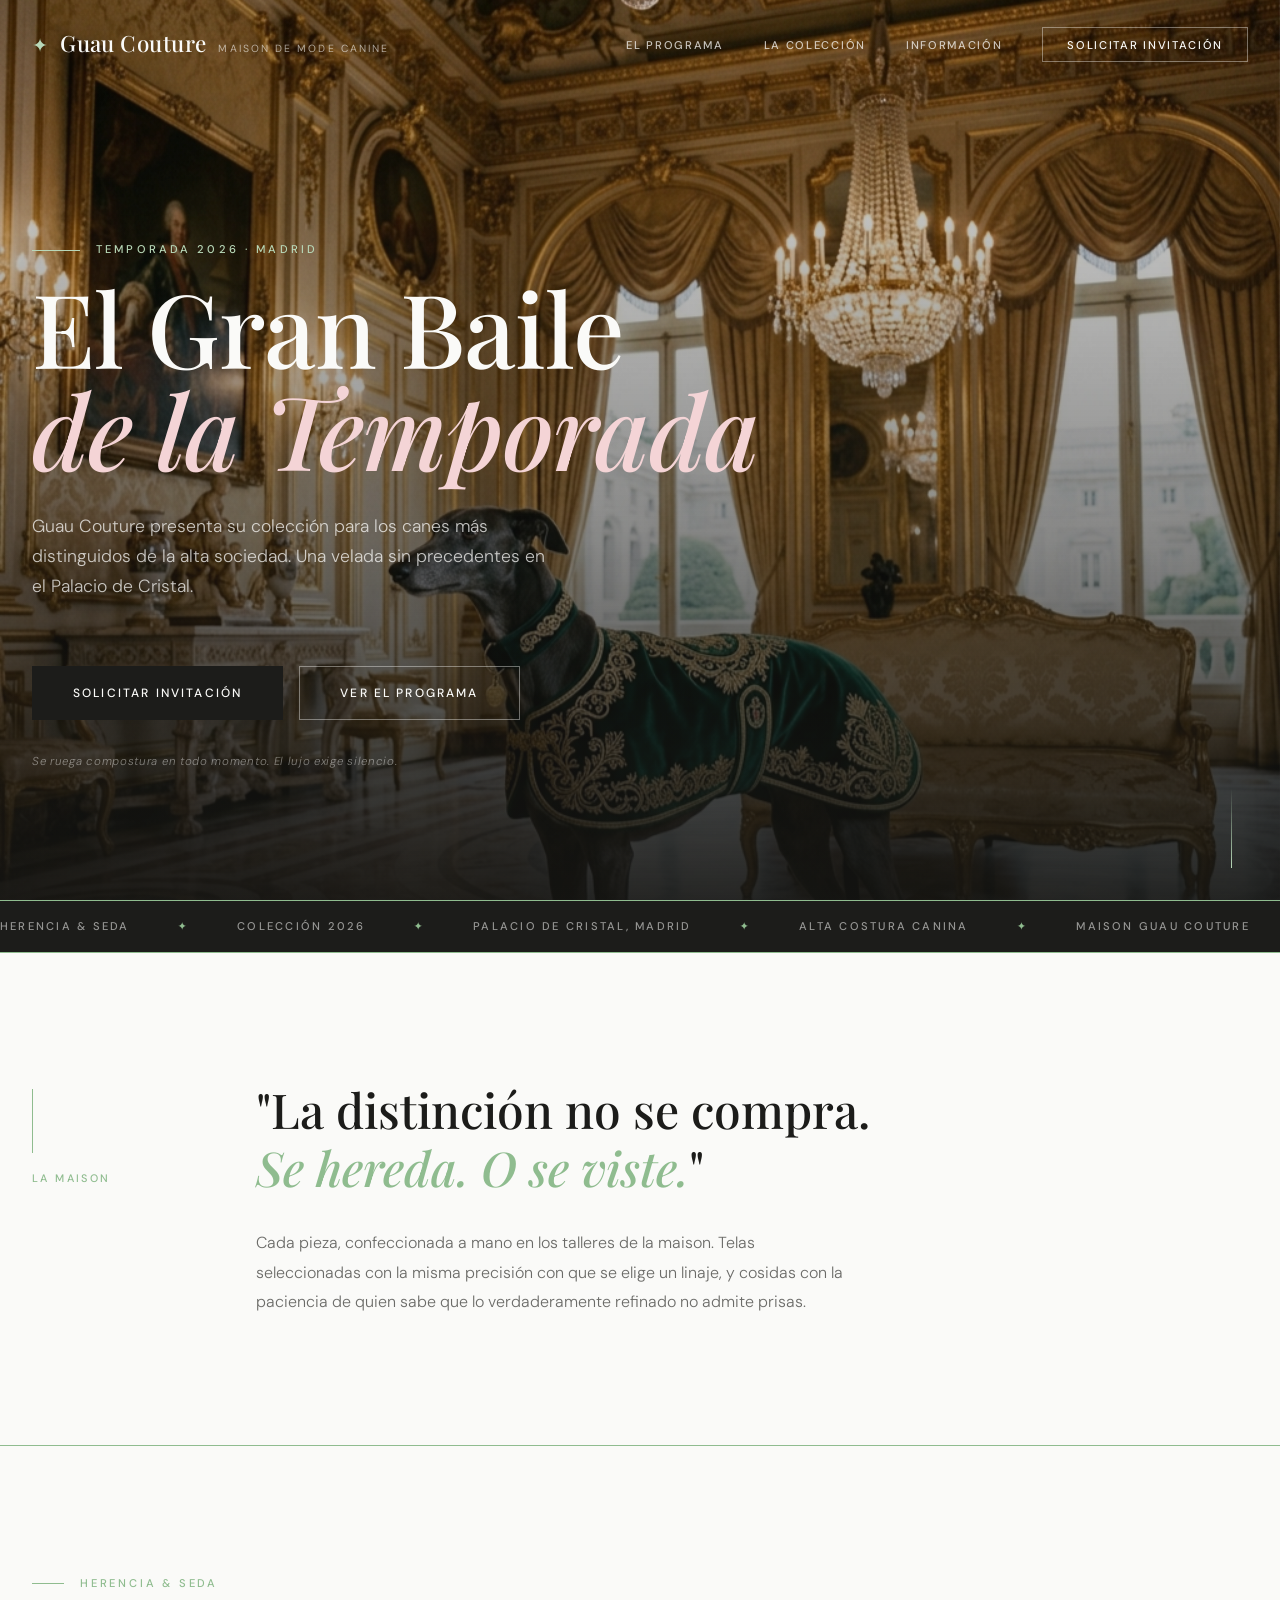
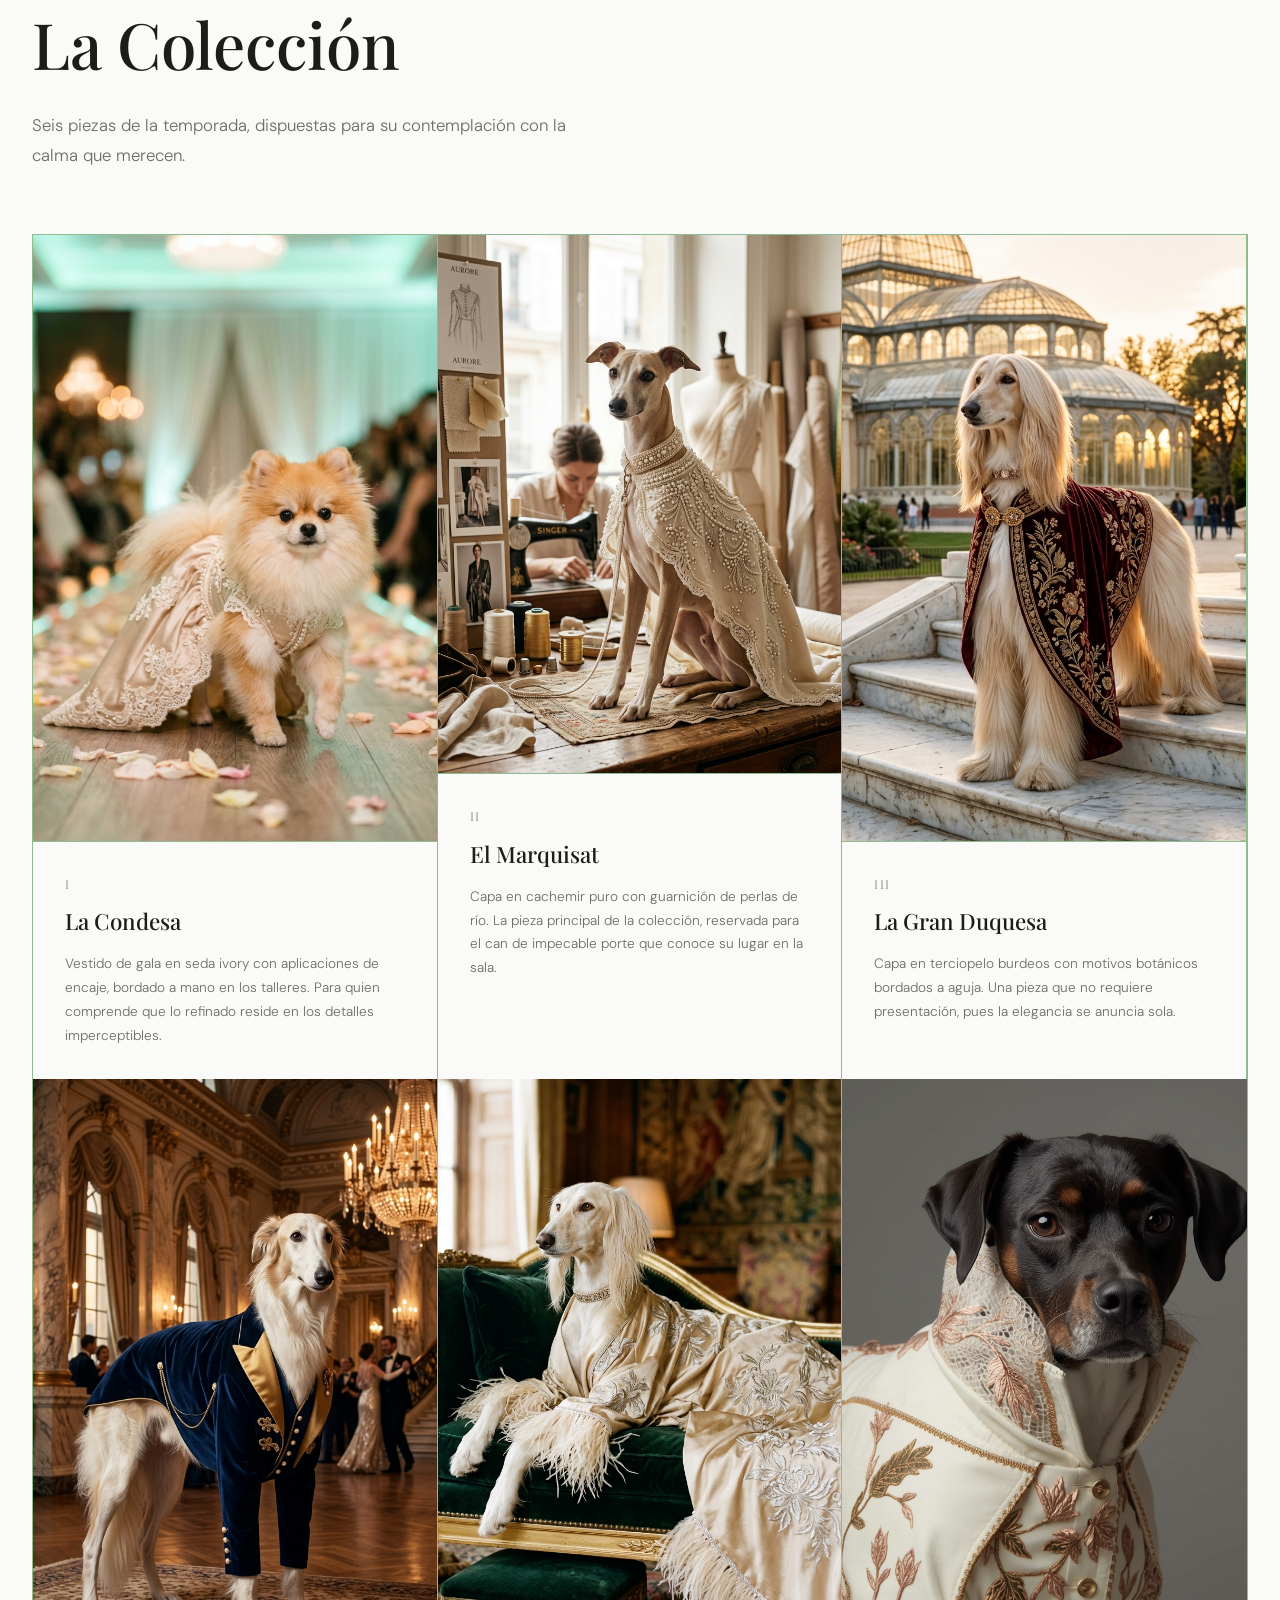
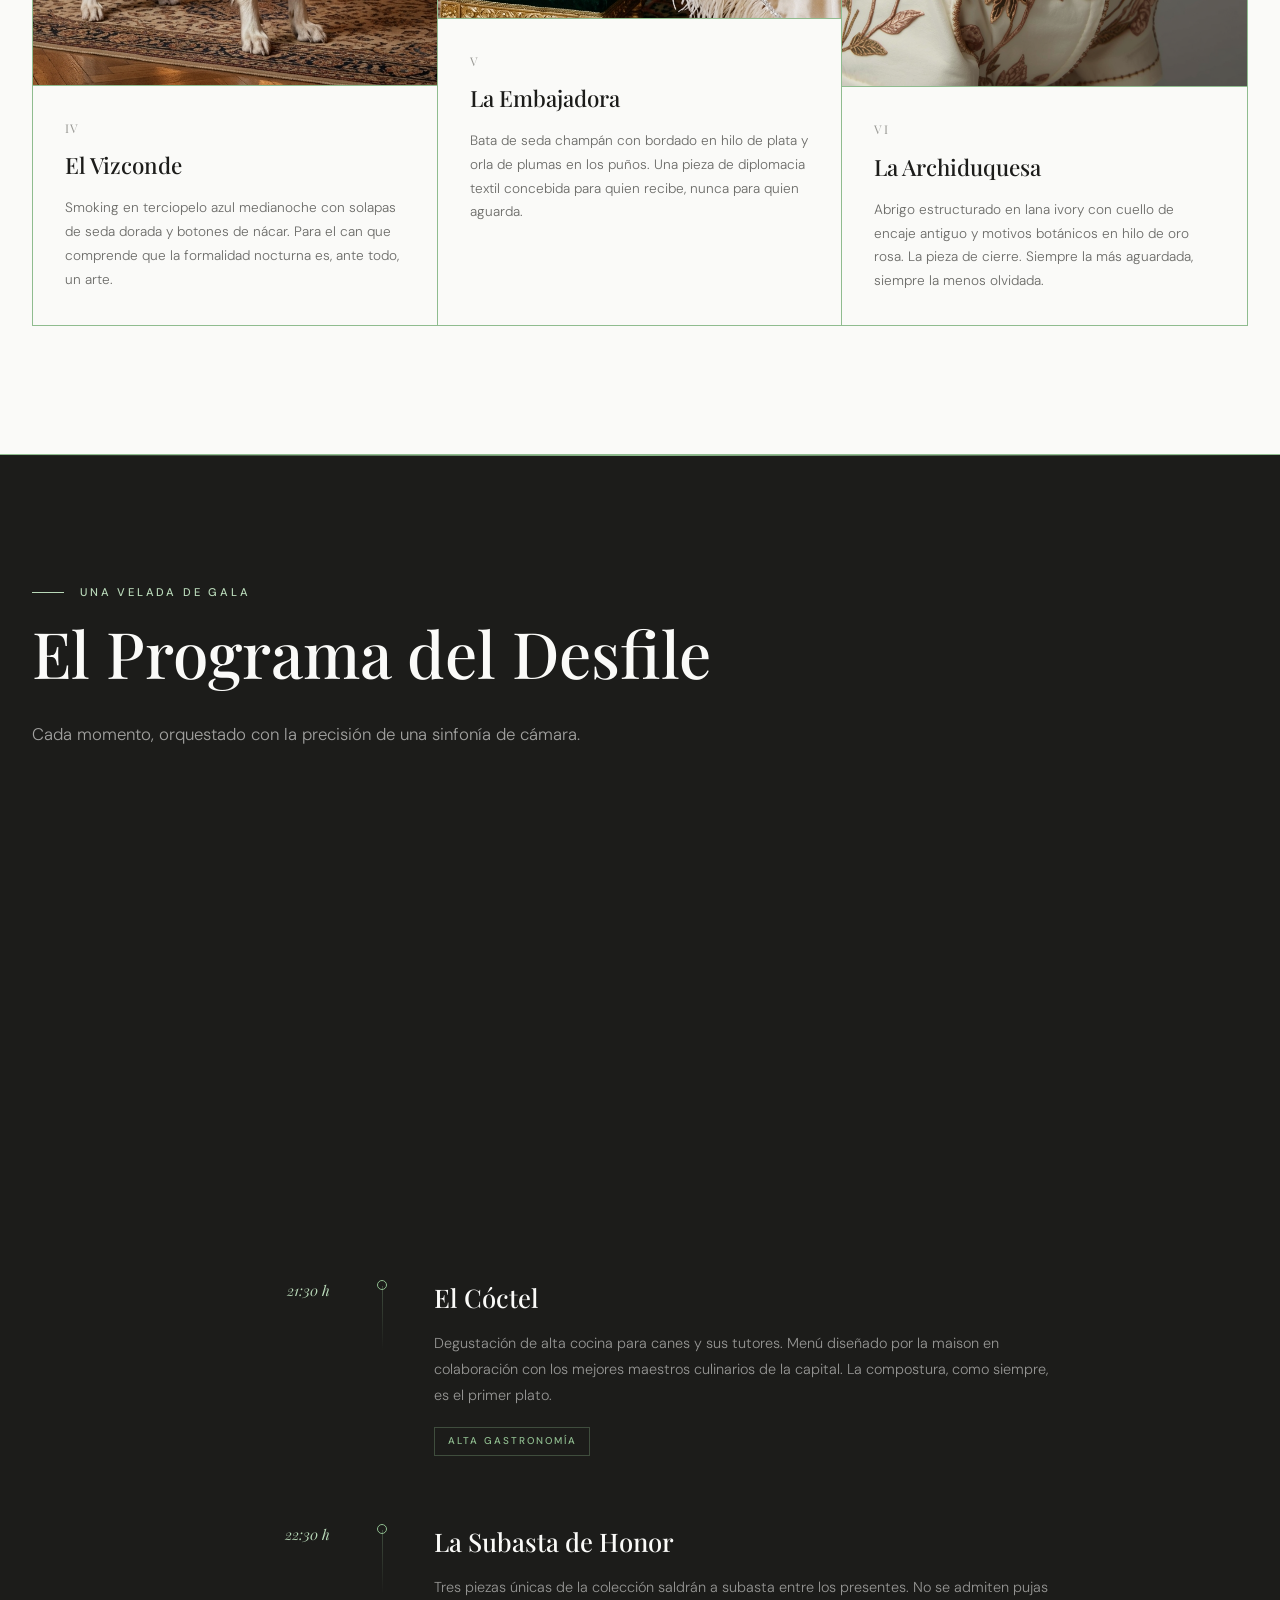
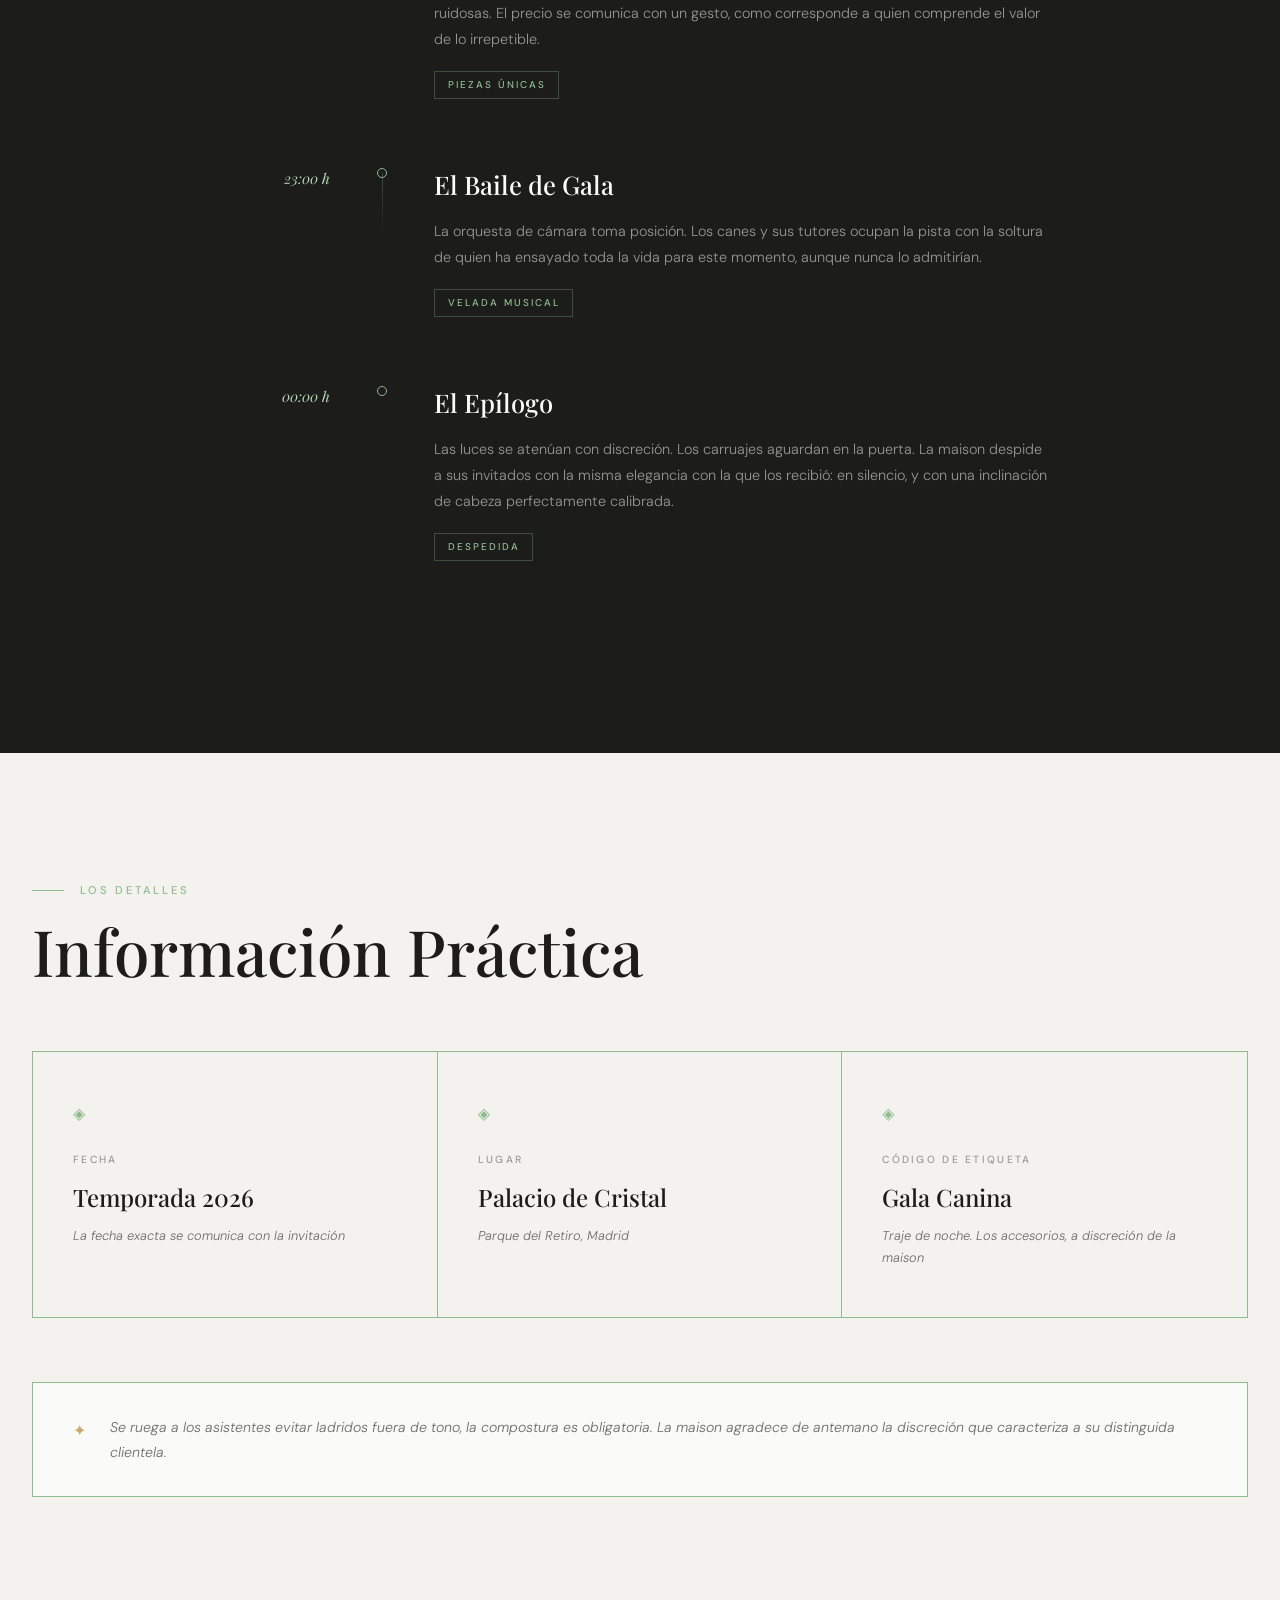
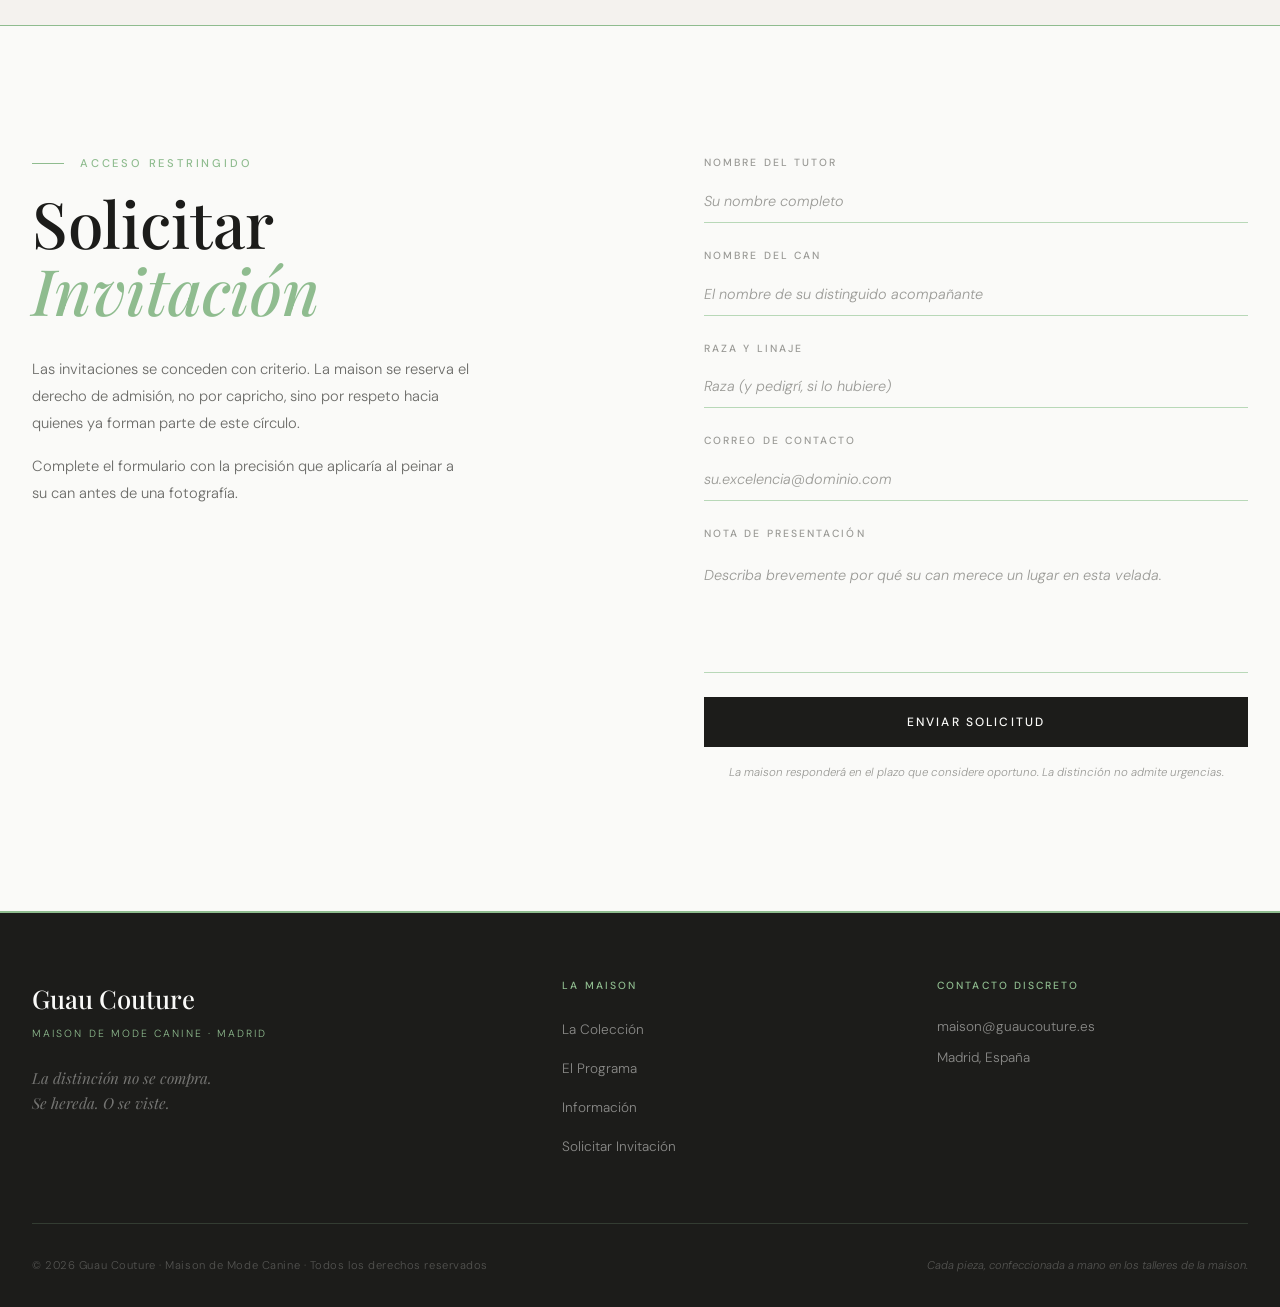
<file: index.html>
<!DOCTYPE html>
<html lang="es">

<head>
  <meta charset="UTF-8" />
  <meta name="viewport" content="width=device-width, initial-scale=1.0" />
  <title>Guau Couture — Maison de Mode Canine, Madrid</title>
  <meta name="description"
    content="Alta costura para la aristocracia canina. Guau Couture presenta su colección de temporada 2026 en el Palacio de Cristal de Madrid. Piezas confeccionadas a mano para canes de impecable porte." />
  <link rel="preconnect" href="https://fonts.googleapis.com" />
  <link rel="preconnect" href="https://fonts.gstatic.com" crossorigin />
  <link
    href="https://fonts.googleapis.com/css2?family=Playfair+Display:ital,wght@0,400;0,500;0,600;0,700;1,400;1,500&family=DM+Sans:ital,opsz,wght@0,9..40,300;0,9..40,400;0,9..40,500;1,9..40,300&display=swap"
    rel="stylesheet" />
  <link rel="stylesheet" href="style.css" />
</head>

<body>

  <!-- ═══════════════════════ HEADER / NAV ═══════════════════════ -->
  <header class="site-header" id="site-header">
    <nav class="nav-container" aria-label="Navegación principal">
      <div class="nav-logo">
        <span class="logo-mark">✦</span>
        <span class="logo-text">Guau Couture</span>
        <span class="logo-sub">Maison de Mode Canine</span>
      </div>
      <ul class="nav-links" role="list">
        <li><a href="#programa" class="nav-link">El Programa</a></li>
        <li><a href="#coleccion" class="nav-link">La Colección</a></li>
        <li><a href="#informacion" class="nav-link">Información</a></li>
        <li><a href="#invitacion" class="nav-cta" id="nav-cta-btn">Solicitar Invitación</a></li>
      </ul>
    </nav>
  </header>

  <main>

    <!-- ═══════════════════════ HERO ═══════════════════════ -->
    <section class="hero" id="hero" aria-label="Sección principal">
      <div class="hero-media">
        <img src="img/hero_canine.png"
          alt="Can de impecable porte en salón palaciego madrileño, vistiendo terciopelo esmeralda de la maison"
          class="hero-image" id="hero-image" />
        <div class="hero-overlay" aria-hidden="true"></div>
      </div>

      <div class="hero-content">
        <p class="hero-eyebrow">Temporada 2026 · Madrid</p>
        <h1 class="hero-headline">El Gran Baile<br /><em>de la Temporada</em></h1>
        <p class="hero-subheadline">
          Guau Couture presenta su colección para los canes más distinguidos
          de la alta sociedad. Una velada sin precedentes en el Palacio de Cristal.
        </p>
        <div class="hero-actions">
          <a href="#invitacion" class="btn btn-primary" id="hero-cta-btn">Solicitar Invitación</a>
          <a href="#programa" class="btn btn-ghost" id="hero-program-btn">Ver el Programa</a>
        </div>
        <p class="hero-note">Se ruega compostura en todo momento. El lujo exige silencio.</p>
      </div>

      <div class="hero-scroll-indicator" aria-hidden="true">
        <span class="scroll-line"></span>
      </div>
    </section>

    <!-- ═══════════════════════ MARQUEE ═══════════════════════ -->
    <div class="marquee-bar" aria-label="Banda tipográfica decorativa" aria-hidden="true">
      <div class="marquee-track">
        <span>Herencia &amp; Seda</span>
        <span class="marquee-sep">✦</span>
        <span>Colección 2026</span>
        <span class="marquee-sep">✦</span>
        <span>Palacio de Cristal, Madrid</span>
        <span class="marquee-sep">✦</span>
        <span>Alta Costura Canina</span>
        <span class="marquee-sep">✦</span>
        <span>Maison Guau Couture</span>
        <span class="marquee-sep">✦</span>
        <span>Herencia &amp; Seda</span>
        <span class="marquee-sep">✦</span>
        <span>Colección 2026</span>
        <span class="marquee-sep">✦</span>
        <span>Palacio de Cristal, Madrid</span>
        <span class="marquee-sep">✦</span>
        <span>Alta Costura Canina</span>
        <span class="marquee-sep">✦</span>
        <span>Maison Guau Couture</span>
        <span class="marquee-sep">✦</span>
      </div>
    </div>

    <!-- ═══════════════════════ EDITORIAL STATEMENT ═══════════════════════ -->
    <section class="statement-section" aria-label="Declaración de la maison">
      <div class="container">
        <div class="statement-grid">
          <div class="statement-label">
            <span class="label-line" aria-hidden="true"></span>
            <span>La Maison</span>
          </div>
          <div class="statement-body">
            <blockquote class="statement-quote">
              "La distinción no se compra.<br />
              <em>Se hereda. O se viste.</em>"
            </blockquote>
            <p class="statement-text">
              Cada pieza, confeccionada a mano en los talleres de la maison.
              Telas seleccionadas con la misma precisión con que se elige
              un linaje, y cosidas con la paciencia de quien sabe que
              lo verdaderamente refinado no admite prisas.
            </p>
          </div>
        </div>
      </div>
    </section>

    <!-- ═══════════════════════ COLECCIÓN / RUNWAY ═══════════════════════ -->
    <section class="coleccion-section" id="coleccion" aria-label="Galería de la colección">
      <div class="container">
        <header class="section-header">
          <p class="section-eyebrow">Herencia &amp; Seda</p>
          <h2 class="section-title">La Colección</h2>
          <p class="section-subtitle">
            Seis piezas de la temporada, dispuestas para su contemplación con la
            calma que merecen.
          </p>
        </header>

        <div class="runway-grid">

          <article class="runway-card" id="runway-card-1">
            <div class="runway-card-media">
              <img src="img/runway_1.png" alt="Pomerania de refinado porte en pasarela, vistiendo seda de temporada"
                class="runway-card-image" loading="lazy" />
              <div class="runway-card-overlay" aria-hidden="true">
                <p class="runway-card-detail">Seda, encaje artesanal</p>
              </div>
            </div>
            <div class="runway-card-info">
              <span class="runway-card-num">I</span>
              <h3 class="runway-card-title">La Condesa</h3>
              <p class="runway-card-desc">
                Vestido de gala en seda ivory con aplicaciones de encaje,
                bordado a mano en los talleres. Para quien comprende
                que lo refinado reside en los detalles imperceptibles.
              </p>
            </div>
          </article>

          <article class="runway-card runway-card--featured" id="runway-card-2">
            <div class="runway-card-media">
              <img src="img/runway_2.png" alt="Whippet aristocrático en atelier de costura, cachemir y perlas"
                class="runway-card-image" loading="lazy" />
              <div class="runway-card-overlay" aria-hidden="true">
                <p class="runway-card-detail">Cachemir, perlas naturales</p>
              </div>
            </div>
            <div class="runway-card-info">
              <span class="runway-card-num">II</span>
              <h3 class="runway-card-title">El Marquisat</h3>
              <p class="runway-card-desc">
                Capa en cachemir puro con guarnición de perlas de río.
                La pieza principal de la colección, reservada para
                el can de impecable porte que conoce su lugar en la sala.
              </p>
            </div>
          </article>

          <article class="runway-card" id="runway-card-3">
            <div class="runway-card-media">
              <img src="img/runway_3.png" alt="Lebrel afgano en escalinata del Palacio de Cristal, capa burdeos"
                class="runway-card-image" loading="lazy" />
              <div class="runway-card-overlay" aria-hidden="true">
                <p class="runway-card-detail">Terciopelo, bordado botánico</p>
              </div>
            </div>
            <div class="runway-card-info">
              <span class="runway-card-num">III</span>
              <h3 class="runway-card-title">La Gran Duquesa</h3>
              <p class="runway-card-desc">
                Capa en terciopelo burdeos con motivos botánicos bordados
                a aguja. Una pieza que no requiere presentación,
                pues la elegancia se anuncia sola.
              </p>
            </div>
          </article>

          <article class="runway-card" id="runway-card-4">
            <div class="runway-card-media">
              <img src="img/runway_4.png"
                alt="Borzoi de impecable porte en smoking de terciopelo azul medianoche con solapas doradas"
                class="runway-card-image" loading="lazy" />
              <div class="runway-card-overlay" aria-hidden="true">
                <p class="runway-card-detail">Terciopelo, seda dorada</p>
              </div>
            </div>
            <div class="runway-card-info">
              <span class="runway-card-num">IV</span>
              <h3 class="runway-card-title">El Vizconde</h3>
              <p class="runway-card-desc">
                Smoking en terciopelo azul medianoche con solapas de seda
                dorada y botones de nácar. Para el can que comprende
                que la formalidad nocturna es, ante todo, un arte.
              </p>
            </div>
          </article>

          <article class="runway-card runway-card--featured" id="runway-card-5">
            <div class="runway-card-media">
              <img src="img/runway_5.png"
                alt="Saluki de refinado porte en bata de seda champán con bordado en hilo de plata"
                class="runway-card-image" loading="lazy" />
              <div class="runway-card-overlay" aria-hidden="true">
                <p class="runway-card-detail">Seda champán, hilo de plata</p>
              </div>
            </div>
            <div class="runway-card-info">
              <span class="runway-card-num">V</span>
              <h3 class="runway-card-title">La Embajadora</h3>
              <p class="runway-card-desc">
                Bata de seda champán con bordado en hilo de plata y orla
                de plumas en los puños. Una pieza de diplomacia textil
                concebida para quien recibe, nunca para quien aguarda.
              </p>
            </div>
          </article>

          <article class="runway-card" id="runway-card-6">
            <div class="runway-card-media">
              <img src="img/runway_6.png"
                alt="Can aristocrático vistiendo abrigo de lana ivory con motivos botánicos en hilo de oro rosa"
                class="runway-card-image" loading="lazy" />
              <div class="runway-card-overlay" aria-hidden="true">
                <p class="runway-card-detail">Lana ivory, oro rosa</p>
              </div>
            </div>
            <div class="runway-card-info">
              <span class="runway-card-num">VI</span>
              <h3 class="runway-card-title">La Archiduquesa</h3>
              <p class="runway-card-desc">
                Abrigo estructurado en lana ivory con cuello de encaje antiguo
                y motivos botánicos en hilo de oro rosa. La pieza de cierre.
                Siempre la más aguardada, siempre la menos olvidada.
              </p>
            </div>
          </article>

        </div>
      </div>
    </section>

    <!-- ═══════════════════════ PROGRAMA ═══════════════════════ -->
    <section class="programa-section" id="programa" aria-label="Programa del desfile de gala">
      <div class="container">
        <header class="section-header section-header--light">
          <p class="section-eyebrow section-eyebrow--light">Una Velada de Gala</p>
          <h2 class="section-title section-title--light">El Programa del Desfile</h2>
          <p class="section-subtitle section-subtitle--light">
            Cada momento, orquestado con la precisión de una sinfonía de cámara.
          </p>
        </header>

        <div class="programa-timeline">

          <div class="timeline-item" id="timeline-item-1">
            <div class="timeline-time">19:00 h</div>
            <div class="timeline-connector" aria-hidden="true">
              <div class="timeline-dot"></div>
              <div class="timeline-line"></div>
            </div>
            <div class="timeline-content">
              <h3 class="timeline-title">La Recepción</h3>
              <p class="timeline-desc">
                Entrada de carruajes y posado en alfombra menta.
                Los invitados serán recibidos con la discreta solemnidad
                que distingue a la maison de cualquier vulgar acontecimiento social.
              </p>
              <span class="timeline-tag">Alfombra Menta</span>
            </div>
          </div>

          <div class="timeline-item" id="timeline-item-2">
            <div class="timeline-time">20:00 h</div>
            <div class="timeline-connector" aria-hidden="true">
              <div class="timeline-dot"></div>
              <div class="timeline-line"></div>
            </div>
            <div class="timeline-content">
              <h3 class="timeline-title">El Desfile de Gala</h3>
              <p class="timeline-desc">
                Presentación de la colección <em>"Herencia y Seda"</em>.
                Quince piezas de impecable factura desfilarán ante una audiencia
                seleccionada con el mismo criterio que se aplica a los bordados:
                solo lo que merece estar, estará.
              </p>
              <span class="timeline-tag">Colección Principal</span>
            </div>
          </div>

          <div class="timeline-item" id="timeline-item-3">
            <div class="timeline-time">21:30 h</div>
            <div class="timeline-connector" aria-hidden="true">
              <div class="timeline-dot"></div>
              <div class="timeline-line"></div>
            </div>
            <div class="timeline-content">
              <h3 class="timeline-title">El Cóctel</h3>
              <p class="timeline-desc">
                Degustación de alta cocina para canes y sus tutores.
                Menú diseñado por la maison en colaboración con los mejores
                maestros culinarios de la capital. La compostura, como siempre,
                es el primer plato.
              </p>
              <span class="timeline-tag">Alta Gastronomía</span>
            </div>
          </div>

          <div class="timeline-item" id="timeline-item-4">
            <div class="timeline-time">22:30 h</div>
            <div class="timeline-connector" aria-hidden="true">
              <div class="timeline-dot"></div>
              <div class="timeline-line"></div>
            </div>
            <div class="timeline-content">
              <h3 class="timeline-title">La Subasta de Honor</h3>
              <p class="timeline-desc">
                Tres piezas únicas de la colección saldrán a subasta entre
                los presentes. No se admiten pujas ruidosas. El precio
                se comunica con un gesto, como corresponde a quien
                comprende el valor de lo irrepetible.
              </p>
              <span class="timeline-tag">Piezas Únicas</span>
            </div>
          </div>

          <div class="timeline-item" id="timeline-item-5">
            <div class="timeline-time">23:00 h</div>
            <div class="timeline-connector" aria-hidden="true">
              <div class="timeline-dot"></div>
              <div class="timeline-line"></div>
            </div>
            <div class="timeline-content">
              <h3 class="timeline-title">El Baile de Gala</h3>
              <p class="timeline-desc">
                La orquesta de cámara toma posición. Los canes y sus tutores
                ocupan la pista con la soltura de quien ha ensayado
                toda la vida para este momento, aunque nunca lo admitirían.
              </p>
              <span class="timeline-tag">Velada Musical</span>
            </div>
          </div>

          <div class="timeline-item" id="timeline-item-6">
            <div class="timeline-time">00:00 h</div>
            <div class="timeline-connector" aria-hidden="true">
              <div class="timeline-dot"></div>
            </div>
            <div class="timeline-content">
              <h3 class="timeline-title">El Epílogo</h3>
              <p class="timeline-desc">
                Las luces se atenúan con discreción. Los carruajes aguardan
                en la puerta. La maison despide a sus invitados con la misma
                elegancia con la que los recibió: en silencio,
                y con una inclinación de cabeza perfectamente calibrada.
              </p>
              <span class="timeline-tag">Despedida</span>
            </div>
          </div>

        </div>
      </div>
    </section>

    <!-- ═══════════════════════ INFORMACIÓN PRÁCTICA ═══════════════════════ -->
    <section class="info-section" id="informacion" aria-label="Información práctica del evento">
      <div class="container">
        <header class="section-header">
          <p class="section-eyebrow">Los Detalles</p>
          <h2 class="section-title">Información Práctica</h2>
        </header>

        <div class="info-grid">

          <div class="info-card" id="info-card-fecha">
            <div class="info-card-icon" aria-hidden="true">◈</div>
            <h3 class="info-card-label">Fecha</h3>
            <p class="info-card-value">Temporada 2026</p>
            <p class="info-card-note">La fecha exacta se comunica con la invitación</p>
          </div>

          <div class="info-card" id="info-card-lugar">
            <div class="info-card-icon" aria-hidden="true">◈</div>
            <h3 class="info-card-label">Lugar</h3>
            <p class="info-card-value">Palacio de Cristal</p>
            <p class="info-card-note">Parque del Retiro, Madrid</p>
          </div>

          <div class="info-card" id="info-card-codigo">
            <div class="info-card-icon" aria-hidden="true">◈</div>
            <h3 class="info-card-label">Código de Etiqueta</h3>
            <p class="info-card-value">Gala Canina</p>
            <p class="info-card-note">Traje de noche. Los accesorios, a discreción de la maison</p>
          </div>

        </div>

        <div class="etiquette-note" id="etiquette-note">
          <span class="etiquette-icon" aria-hidden="true">✦</span>
          <p class="etiquette-text">
            Se ruega a los asistentes evitar ladridos fuera de tono,
            la compostura es obligatoria. La maison agradece
            de antemano la discreción que caracteriza a su distinguida clientela.
          </p>
        </div>
      </div>
    </section>

    <!-- ═══════════════════════ FORMULARIO INVITACIÓN ═══════════════════════ -->
    <section class="invitacion-section" id="invitacion" aria-label="Solicitud de invitación">
      <div class="container">
        <div class="invitacion-layout">

          <div class="invitacion-text">
            <p class="section-eyebrow">Acceso Restringido</p>
            <h2 class="invitacion-title">Solicitar<br /><em>Invitación</em></h2>
            <p class="invitacion-desc">
              Las invitaciones se conceden con criterio. La maison
              se reserva el derecho de admisión, no por capricho,
              sino por respeto hacia quienes ya forman parte de este círculo.
            </p>
            <p class="invitacion-desc">
              Complete el formulario con la precisión que aplicaría
              al peinar a su can antes de una fotografía.
            </p>
          </div>

          <form class="invitacion-form" id="invitacion-form" novalidate
            aria-label="Formulario de solicitud de invitación">
            <div class="form-group">
              <label class="form-label" for="nombre-tutor">Nombre del Tutor</label>
              <input class="form-input" type="text" id="nombre-tutor" name="nombre-tutor"
                placeholder="Su nombre completo" autocomplete="name" />
            </div>
            <div class="form-group">
              <label class="form-label" for="nombre-can">Nombre del Can</label>
              <input class="form-input" type="text" id="nombre-can" name="nombre-can"
                placeholder="El nombre de su distinguido acompañante" />
            </div>
            <div class="form-group">
              <label class="form-label" for="raza">Raza y Linaje</label>
              <input class="form-input" type="text" id="raza" name="raza"
                placeholder="Raza (y pedigrí, si lo hubiere)" />
            </div>
            <div class="form-group">
              <label class="form-label" for="email">Correo de Contacto</label>
              <input class="form-input" type="email" id="email" name="email" placeholder="su.excelencia@dominio.com"
                autocomplete="email" />
            </div>
            <div class="form-group">
              <label class="form-label" for="mensaje">Nota de Presentación</label>
              <textarea class="form-textarea" id="mensaje" name="mensaje" rows="4"
                placeholder="Describa brevemente por qué su can merece un lugar en esta velada."></textarea>
            </div>
            <button type="submit" class="btn btn-primary btn-full" id="form-submit-btn">
              Enviar Solicitud
            </button>
            <p class="form-disclaimer">
              La maison responderá en el plazo que considere oportuno.
              La distinción no admite urgencias.
            </p>
          </form>

        </div>
      </div>
    </section>

  </main>

  <!-- ═══════════════════════ FOOTER ═══════════════════════ -->
  <footer class="site-footer" id="site-footer">
    <div class="container">
      <div class="footer-grid">
        <div class="footer-brand">
          <p class="footer-logo-text">Guau Couture</p>
          <p class="footer-logo-sub">Maison de Mode Canine · Madrid</p>
          <p class="footer-tagline">La distinción no se compra.<br />Se hereda. O se viste.</p>
        </div>
        <div class="footer-links">
          <p class="footer-links-title">La Maison</p>
          <ul role="list">
            <li><a href="#coleccion" class="footer-link">La Colección</a></li>
            <li><a href="#programa" class="footer-link">El Programa</a></li>
            <li><a href="#informacion" class="footer-link">Información</a></li>
            <li><a href="#invitacion" class="footer-link">Solicitar Invitación</a></li>
          </ul>
        </div>
        <div class="footer-contact">
          <p class="footer-links-title">Contacto Discreto</p>
          <p class="footer-contact-item">maison@guaucouture.es</p>
          <p class="footer-contact-item">Madrid, España</p>
        </div>
      </div>
      <div class="footer-bottom">
        <p class="footer-copy">© 2026 Guau Couture · Maison de Mode Canine · Todos los derechos reservados</p>
        <p class="footer-legal">Cada pieza, confeccionada a mano en los talleres de la maison.</p>
      </div>
    </div>
  </footer>

  <script src="script.js"></script>
</body>

</html>
</file>
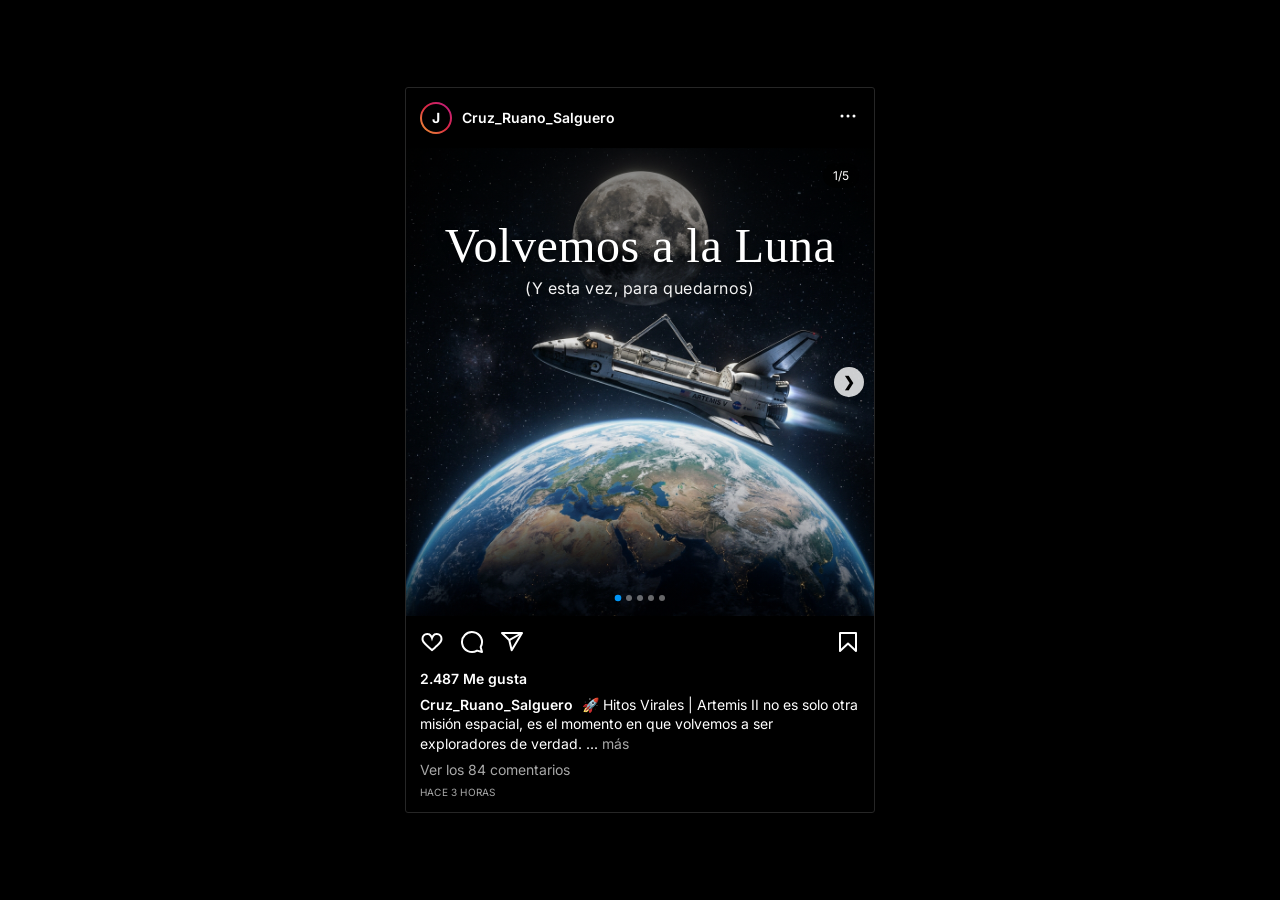
<file: carrusel/index.html>
<!DOCTYPE html>
<html lang="es">

<head>
    <meta charset="UTF-8">
    <meta name="viewport" content="width=device-width, initial-scale=1.0">
    <title>Carrusel Artemis II</title>
    <style>
        @import url('https://fonts.googleapis.com/css2?family=Inter:wght@400;500;600;700&display=swap');

        * {
            margin: 0;
            padding: 0;
            box-sizing: border-box;
        }

        body {
            background-color: #000000;
            color: #ffffff;
            font-family: 'Inter', -apple-system, BlinkMacSystemFont, "Segoe UI", Roboto, Helvetica, Arial, sans-serif;
            display: flex;
            justify-content: center;
            align-items: center;
            min-height: 100vh;
        }

        .ig-post {
            width: 100%;
            max-width: 470px;
            background-color: #000000;
            border: 1px solid #262626;
            border-radius: 3px;
        }

        /* Header */
        .ig-header {
            display: flex;
            align-items: center;
            justify-content: space-between;
            padding: 14px;
        }

        .ig-user-info {
            display: flex;
            align-items: center;
            gap: 10px;
        }

        .profile-pic {
            width: 32px;
            height: 32px;
            border-radius: 50%;
            background: linear-gradient(45deg, #f09433 0%, #e6683c 25%, #dc2743 50%, #cc2366 75%, #bc1888 100%);
            display: flex;
            align-items: center;
            justify-content: center;
            padding: 2px;
        }

        .profile-inner {
            width: 100%;
            height: 100%;
            border-radius: 50%;
            background-color: #000;
            display: flex;
            align-items: center;
            justify-content: center;
            font-weight: bold;
            font-size: 14px;
            color: #fff;
            border: 2px solid #000;
        }

        .username {
            font-weight: 600;
            font-size: 14px;
        }

        .more-options {
            cursor: pointer;
        }

        /* Carousel Area */
        .ig-media-container {
            width: 100%;
            aspect-ratio: 1 / 1;
            position: relative;
            overflow: hidden;
        }

        .carousel {
            display: flex;
            width: 100%;
            height: 100%;
            overflow-x: auto;
            scroll-snap-type: x mandatory;
            scroll-behavior: smooth;
            -ms-overflow-style: none;
            /* IE and Edge */
            scrollbar-width: none;
            /* Firefox */
        }

        .carousel::-webkit-scrollbar {
            display: none;
        }

        .slide {
            flex: 0 0 100%;
            width: 100%;
            height: 100%;
            scroll-snap-align: start;
            background-size: cover;
            background-position: center;
            position: relative;
            display: flex;
            flex-direction: column;
            justify-content: flex-start;
            align-items: center;
            text-align: center;
            padding: 15% 20px 20px 20px;
        }

        /* Text Overlays on Images */
        .slide::before {
            content: '';
            position: absolute;
            top: 0;
            left: 0;
            right: 0;
            bottom: 0;
            background: linear-gradient(to bottom, rgba(0, 0, 0, 0.5) 0%, transparent 50%, rgba(0, 0, 0, 0.3) 100%);
            pointer-events: none;
        }

        .slide-content {
            z-index: 2;
            text-shadow: 0 2px 10px rgba(0, 0, 0, 0.9);
        }

        .slide h1 {
            font-family: "Times New Roman", Times, serif;
            font-size: 2.5rem;
            font-weight: 400;
            margin-bottom: 5px;
            letter-spacing: 0.5px;
        }

        .slide h2 {
            font-size: 1.8rem;
            margin-bottom: 10px;
            font-weight: 600;
        }

        .slide p {
            font-size: 1rem;
            font-weight: 400;
            opacity: 0.95;
            letter-spacing: 0.5px;
        }

        /* Badges & Controls */
        .slide-counter {
            position: absolute;
            top: 15px;
            right: 15px;
            background-color: rgba(0, 0, 0, 0.7);
            color: #fff;
            font-size: 12px;
            padding: 5px 10px;
            border-radius: 15px;
            z-index: 10;
        }

        .nav-btn {
            position: absolute;
            top: 50%;
            transform: translateY(-50%);
            background: rgba(255, 255, 255, 0.8);
            color: #000;
            border: none;
            width: 30px;
            height: 30px;
            border-radius: 50%;
            cursor: pointer;
            z-index: 10;
            display: flex;
            align-items: center;
            justify-content: center;
            font-weight: bold;
            font-size: 14px;
            box-shadow: 0 2px 5px rgba(0, 0, 0, 0.2);
            transition: opacity 0.2s;
        }

        .nav-btn.hidden {
            opacity: 0;
            pointer-events: none;
        }

        .nav-prev {
            left: 10px;
        }

        .nav-next {
            right: 10px;
        }

        /* Pagination Dots in Media Container */
        .dots-container {
            position: absolute;
            bottom: 15px;
            left: 50%;
            transform: translateX(-50%);
            display: flex;
            gap: 5px;
            z-index: 10;
        }

        .dot {
            width: 6px;
            height: 6px;
            border-radius: 50%;
            background-color: rgba(255, 255, 255, 0.4);
            transition: background-color 0.2s;
        }

        .dot.active {
            background-color: #0095f6;
            transform: scale(1.1);
        }

        /* Footer */
        .ig-footer {
            padding: 14px;
        }

        .ig-actions {
            display: flex;
            justify-content: space-between;
            margin-bottom: 12px;
        }

        .ig-actions-left {
            display: flex;
            gap: 16px;
        }

        .icon {
            cursor: pointer;
            transition: transform 0.1s;
        }

        .icon:active {
            transform: scale(0.9);
        }

        .likes {
            font-weight: 600;
            font-size: 14px;
            margin-bottom: 8px;
        }

        .caption {
            font-size: 14px;
            line-height: 1.4;
            margin-bottom: 8px;
        }

        .caption .user {
            font-weight: 600;
            margin-right: 5px;
        }

        .comments-link {
            color: #a8a8a8;
            font-size: 14px;
            margin-bottom: 8px;
            cursor: pointer;
        }

        .time {
            color: #a8a8a8;
            font-size: 10px;
            text-transform: uppercase;
            letter-spacing: 0.2px;
        }
    </style>
</head>

<body>

    <div class="ig-post">
        <!-- Header -->
        <div class="ig-header">
            <div class="ig-user-info">
                <div class="profile-pic">
                    <div class="profile-inner">J</div>
                </div>
                <span class="username">Cruz_Ruano_Salguero</span>
            </div>
            <div class="more-options">
                <svg aria-label="Más opciones" color="#ffffff" fill="#ffffff" height="24" role="img" viewBox="0 0 24 24"
                    width="24">
                    <circle cx="12" cy="12" r="1.5"></circle>
                    <circle cx="6" cy="12" r="1.5"></circle>
                    <circle cx="18" cy="12" r="1.5"></circle>
                </svg>
            </div>
        </div>

        <!-- Carousel -->
        <div class="ig-media-container">
            <div class="slide-counter" id="slide-counter">1/5</div>

            <button class="nav-btn nav-prev hidden" id="prev-btn" onclick="scrollCarousel(-1)">&#10094;</button>
            <button class="nav-btn nav-next" id="next-btn" onclick="scrollCarousel(1)">&#10095;</button>

            <div class="carousel" id="carousel">
                <div class="slide" style="background-image: url('slide1.png');">
                    <div class="slide-content">
                        <h1 style="font-size: 3rem;">Volvemos a la Luna</h1>
                        <p>(Y esta vez, para quedarnos)</p>
                    </div>
                </div>
                <div class="slide" style="background-image: url('slide2.png');">
                    <div class="slide-content">
                        <h2 style="font-size: 2.5rem;">4 Personas</h2>
                        <p>El factor humano por encima del marketing.</p>
                    </div>
                </div>
                <div class="slide" style="background-image: url('slide3.png');">
                    <div class="slide-content">
                        <h2 style="font-size: 2.5rem;">40.000 km/h</h2>
                        <p>Una locura técnica a 2.200°C en la reentrada.</p>
                    </div>
                </div>
                <div class="slide" style="background-image: url('slide4.png');">
                    <div class="slide-content">
                        <h2 style="font-size: 2.5rem;">Valentía pura</h2>
                        <p>Confiando tu vida a una capa que se quema para protegerte.</p>
                    </div>
                </div>
                <div class="slide" style="background-image: url('slide5.png');">
                    <div class="slide-content">
                        <h2 style="font-size: 2.5rem;">¿Demasiado cínicos?</h2>
                        <p>Yo tengo el calendario marcado.</p>
                    </div>
                </div>
            </div>

            <div class="dots-container" id="dots">
                <div class="dot active"></div>
                <div class="dot"></div>
                <div class="dot"></div>
                <div class="dot"></div>
                <div class="dot"></div>
            </div>
        </div>

        <!-- Footer -->
        <div class="ig-footer">
            <div class="ig-actions">
                <div class="ig-actions-left">
                    <svg class="icon" aria-label="Me gusta" color="#ffffff" fill="#ffffff" height="24" role="img"
                        viewBox="0 0 24 24" width="24">
                        <path
                            d="M16.792 3.904A4.989 4.989 0 0 1 21.5 9.122c0 3.072-2.652 4.959-5.197 7.222-2.512 2.243-3.865 3.469-4.303 3.752-.477-.309-2.143-1.823-4.303-3.752C5.141 14.072 2.5 12.167 2.5 9.122a4.989 4.989 0 0 1 4.708-5.218 4.21 4.21 0 0 1 3.675 1.941c.84 1.175.98 1.763 1.118 2.214.138-.451.278-1.039 1.118-2.214a4.21 4.21 0 0 1 3.673-1.941z"
                            stroke="currentColor" stroke-width="2" fill="none"></path>
                    </svg>
                    <svg class="icon" aria-label="Comentar" color="#ffffff" fill="#ffffff" height="24" role="img"
                        viewBox="0 0 24 24" width="24">
                        <path d="M20.656 17.008a9.993 9.993 0 1 0-3.59 3.615L22 22Z" fill="none" stroke="currentColor"
                            stroke-linejoin="round" stroke-width="2"></path>
                    </svg>
                    <svg class="icon" aria-label="Compartir" color="#ffffff" fill="#ffffff" height="24" role="img"
                        viewBox="0 0 24 24" width="24">
                        <line fill="none" stroke="currentColor" stroke-linejoin="round" stroke-width="2" x1="22"
                            x2="9.218" y1="3" y2="10.083"></line>
                        <polygon fill="none" points="11.698 20.334 22 3.001 2 3.001 9.218 10.084 11.698 20.334"
                            stroke="currentColor" stroke-linejoin="round" stroke-width="2"></polygon>
                    </svg>
                </div>
                <div>
                    <svg class="icon" aria-label="Guardar" color="#ffffff" fill="#ffffff" height="24" role="img"
                        viewBox="0 0 24 24" width="24">
                        <polygon fill="none" points="20 21 12 13.44 4 21 4 3 20 3 20 21" stroke="currentColor"
                            stroke-linecap="round" stroke-linejoin="round" stroke-width="2"></polygon>
                    </svg>
                </div>
            </div>

            <div class="likes">2.487 Me gusta</div>

            <div class="caption">
                <span class="user">Cruz_Ruano_Salguero</span> 🚀 Hitos Virales | Artemis II no es solo otra misión
                espacial, es el momento en que volvemos a ser exploradores de verdad. ... <span
                    style="color: #a8a8a8; cursor: pointer;">más</span>
            </div>

            <div class="comments-link">Ver los 84 comentarios</div>
            <div class="time">HACE 3 HORAS</div>
        </div>
    </div>

    <script>
        const carousel = document.getElementById('carousel');
        const dots = document.querySelectorAll('.dot');
        const counter = document.getElementById('slide-counter');
        const prevBtn = document.getElementById('prev-btn');
        const nextBtn = document.getElementById('next-btn');
        const totalSlides = dots.length;

        // Intersection Observer for robust slide detection
        const observerOptions = {
            root: carousel,
            threshold: 0.5
        };

        const observer = new IntersectionObserver((entries) => {
            entries.forEach(entry => {
                if (entry.isIntersecting) {
                    const index = Array.from(carousel.children).indexOf(entry.target);
                    updateUI(index);
                }
            });
        }, observerOptions);

        Array.from(carousel.children).forEach(slide => {
            observer.observe(slide);
        });

        function updateUI(index) {
            // Update dots
            dots.forEach((dot, i) => {
                dot.classList.toggle('active', i === index);
            });

            // Update counter
            counter.textContent = `${index + 1}/${totalSlides}`;

            // Update buttons
            if (index === 0) {
                prevBtn.classList.add('hidden');
            } else {
                prevBtn.classList.remove('hidden');
            }

            if (index === totalSlides - 1) {
                nextBtn.classList.add('hidden');
            } else {
                nextBtn.classList.remove('hidden');
            }
        }

        function scrollCarousel(direction) {
            // Find current index based on scroll position
            const slideWidth = carousel.offsetWidth;
            const currentIndex = Math.round(carousel.scrollLeft / slideWidth);
            const targetIndex = currentIndex + direction;

            if (targetIndex >= 0 && targetIndex < totalSlides) {
                carousel.scrollTo({
                    left: targetIndex * slideWidth,
                    behavior: 'smooth'
                });
            }
        }
    </script>
</body>

</html>
</file>
<file: style.css>
/* ═══════════════════════════════════════════════════════════════
   GUAU COUTURE — Maison de Mode Canine
   CSS Editorial de Lujo · Temporada 2026
   ═══════════════════════════════════════════════════════════════ */

/* ─── TOKENS & RESET ─────────────────────────────────────────── */
:root {
  --mint:         #8FBC8F;
  --mint-light:   #B8D8B8;
  --mint-pale:    #E8F4E8;
  --rose:         #E8B4B8;
  --rose-light:   #F4D4D6;
  --rose-pale:    #FDF0F1;
  --ivory:        #FAFAF8;
  --ivory-deep:   #F4F2EE;
  --charcoal:     #1C1C1A;
  --warm-grey:    #6B6B68;
  --mid-grey:     #9A9A96;
  --gold:         #C9A96E;
  --gold-light:   #E8D5B0;

  --font-display: 'Playfair Display', Georgia, serif;
  --font-body:    'DM Sans', system-ui, sans-serif;

  --space-xs:   0.5rem;
  --space-sm:   1rem;
  --space-md:   2rem;
  --space-lg:   4rem;
  --space-xl:   8rem;
  --space-2xl: 12rem;

  --border-fine: 1px solid var(--mint);
  --border-rose: 1px solid var(--rose);
  --border-gold: 1px solid var(--gold);

  --transition-subtle:  all 0.4s cubic-bezier(0.16, 1, 0.3, 1);
  --transition-fast:    all 0.2s ease;

  --max-width: 1280px;
  --radius-sm: 2px;
  --radius-md: 4px;
}

*, *::before, *::after {
  box-sizing: border-box;
  margin: 0;
  padding: 0;
}

html {
  scroll-behavior: smooth;
  font-size: 16px;
}

body {
  background-color: var(--ivory);
  color: var(--charcoal);
  font-family: var(--font-body);
  font-weight: 300;
  line-height: 1.7;
  -webkit-font-smoothing: antialiased;
  overflow-x: hidden;
}

img {
  display: block;
  max-width: 100%;
  height: auto;
}

ul {
  list-style: none;
}

a {
  text-decoration: none;
  color: inherit;
}

/* ─── CONTAINER ────────────────────────────────────────────────── */
.container {
  width: 100%;
  max-width: var(--max-width);
  margin: 0 auto;
  padding: 0 var(--space-md);
}

/* ─── TYPOGRAPHY UTILITIES ─────────────────────────────────────── */
.section-eyebrow {
  font-family: var(--font-body);
  font-size: 0.7rem;
  font-weight: 500;
  letter-spacing: 0.25em;
  text-transform: uppercase;
  color: var(--mint);
  display: flex;
  align-items: center;
  gap: var(--space-sm);
  margin-bottom: var(--space-sm);
}

.section-eyebrow::before {
  content: '';
  display: inline-block;
  width: 2rem;
  height: 1px;
  background: var(--mint);
  flex-shrink: 0;
}

.section-title {
  font-family: var(--font-display);
  font-size: clamp(2.2rem, 5vw, 4rem);
  font-weight: 500;
  line-height: 1.1;
  color: var(--charcoal);
  margin-bottom: var(--space-md);
}

.section-subtitle {
  font-family: var(--font-body);
  font-size: 1.05rem;
  font-weight: 300;
  color: var(--warm-grey);
  max-width: 560px;
  line-height: 1.75;
}

.section-header {
  margin-bottom: var(--space-lg);
}

/* Light variants for dark sections */
.section-eyebrow--light { color: var(--mint-light); }
.section-eyebrow--light::before { background: var(--mint-light); }
.section-title--light { color: var(--ivory); }
.section-subtitle--light { color: rgba(250, 250, 248, 0.6); }


/* ─── BUTTONS ───────────────────────────────────────────────────── */
.btn {
  display: inline-flex;
  align-items: center;
  gap: 0.5rem;
  font-family: var(--font-body);
  font-size: 0.75rem;
  font-weight: 500;
  letter-spacing: 0.18em;
  text-transform: uppercase;
  padding: 1rem 2.5rem;
  border: var(--border-fine);
  cursor: pointer;
  transition: var(--transition-subtle);
  position: relative;
  overflow: hidden;
}

.btn::before {
  content: '';
  position: absolute;
  inset: 0;
  background: var(--mint);
  transform: translateY(101%);
  transition: transform 0.4s cubic-bezier(0.16, 1, 0.3, 1);
  z-index: 0;
}

.btn span, .btn {
  position: relative;
  z-index: 1;
}

.btn-primary {
  background: var(--charcoal);
  color: var(--ivory);
  border-color: var(--charcoal);
}

.btn-primary::before {
  background: var(--mint);
}

.btn-primary:hover {
  color: var(--charcoal);
}

.btn-primary:hover::before {
  transform: translateY(0);
}

.btn-ghost {
  background: transparent;
  color: var(--ivory);
  border-color: rgba(250, 250, 248, 0.4);
}

.btn-ghost::before {
  background: rgba(250, 250, 248, 0.1);
}

.btn-ghost:hover {
  border-color: var(--ivory);
}

.btn-ghost:hover::before {
  transform: translateY(0);
}

.btn-full {
  width: 100%;
  justify-content: center;
}

/* ─── HEADER / NAV ──────────────────────────────────────────────── */
.site-header {
  position: fixed;
  top: 0;
  left: 0;
  right: 0;
  z-index: 100;
  padding: 1.5rem 2rem;
  display: flex;
  align-items: center;
  transition: var(--transition-subtle);
}

.site-header.scrolled {
  background: rgba(250, 250, 248, 0.95);
  backdrop-filter: blur(12px);
  padding: 1rem 2rem;
  border-bottom: var(--border-fine);
}

.site-header.scrolled .nav-logo,
.site-header.scrolled .nav-link {
  color: var(--charcoal);
}

.nav-container {
  display: flex;
  align-items: center;
  justify-content: space-between;
  width: 100%;
  max-width: var(--max-width);
  margin: 0 auto;
}

.nav-logo {
  display: flex;
  align-items: baseline;
  gap: 0.75rem;
  color: var(--ivory);
  transition: var(--transition-fast);
}

.logo-mark {
  font-size: 1.2rem;
  color: var(--mint-light);
}

.logo-text {
  font-family: var(--font-display);
  font-size: 1.4rem;
  font-weight: 500;
  letter-spacing: 0.02em;
}

.logo-sub {
  font-family: var(--font-body);
  font-size: 0.65rem;
  font-weight: 400;
  letter-spacing: 0.2em;
  text-transform: uppercase;
  opacity: 0.6;
  display: none;
}

@media (min-width: 768px) {
  .logo-sub { display: inline; }
}

.nav-links {
  display: flex;
  align-items: center;
  gap: 2.5rem;
}

.nav-link {
  font-family: var(--font-body);
  font-size: 0.7rem;
  font-weight: 500;
  letter-spacing: 0.15em;
  text-transform: uppercase;
  color: rgba(250, 250, 248, 0.75);
  transition: var(--transition-fast);
  position: relative;
}

.nav-link::after {
  content: '';
  position: absolute;
  bottom: -4px;
  left: 0;
  width: 0;
  height: 1px;
  background: var(--mint);
  transition: width 0.3s ease;
}

.nav-link:hover { color: var(--ivory); }
.nav-link:hover::after { width: 100%; }

.site-header.scrolled .nav-link { color: var(--warm-grey); }
.site-header.scrolled .nav-link:hover { color: var(--charcoal); }

.nav-cta {
  font-family: var(--font-body);
  font-size: 0.7rem;
  font-weight: 500;
  letter-spacing: 0.15em;
  text-transform: uppercase;
  padding: 0.6rem 1.5rem;
  border: 1px solid rgba(250, 250, 248, 0.4);
  color: var(--ivory);
  transition: var(--transition-subtle);
}

.nav-cta:hover {
  background: var(--ivory);
  color: var(--charcoal);
  border-color: var(--ivory);
}

.site-header.scrolled .nav-cta {
  color: var(--charcoal);
  border-color: var(--charcoal);
}

.site-header.scrolled .nav-cta:hover {
  background: var(--charcoal);
  color: var(--ivory);
}

/* ─── HERO ──────────────────────────────────────────────────────── */
.hero {
  position: relative;
  min-height: 100vh;
  display: flex;
  align-items: flex-end;
  overflow: hidden;
}

.hero-media {
  position: absolute;
  inset: 0;
}

.hero-image {
  width: 100%;
  height: 100%;
  object-fit: cover;
  object-position: center 20%;
  transform: scale(1.05);
  animation: heroReveal 1.8s cubic-bezier(0.16, 1, 0.3, 1) forwards;
}

@keyframes heroReveal {
  from { transform: scale(1.12); opacity: 0.7; }
  to   { transform: scale(1.0);  opacity: 1; }
}

.hero-overlay {
  position: absolute;
  inset: 0;
  background: linear-gradient(
    to top,
    rgba(20, 20, 18, 0.92) 0%,
    rgba(20, 20, 18, 0.5)  40%,
    rgba(20, 20, 18, 0.1)  100%
  );
}

.hero-content {
  position: relative;
  z-index: 2;
  padding: var(--space-xl) var(--space-md);
  max-width: 800px;
  animation: heroContentReveal 1.4s 0.3s cubic-bezier(0.16, 1, 0.3, 1) both;
}

@keyframes heroContentReveal {
  from { opacity: 0; transform: translateY(2rem); }
  to   { opacity: 1; transform: translateY(0); }
}

.hero-eyebrow {
  font-family: var(--font-body);
  font-size: 0.7rem;
  font-weight: 500;
  letter-spacing: 0.28em;
  text-transform: uppercase;
  color: var(--mint-light);
  margin-bottom: var(--space-sm);
  display: flex;
  align-items: center;
  gap: 1rem;
}

.hero-eyebrow::before {
  content: '';
  display: block;
  width: 3rem;
  height: 1px;
  background: var(--mint-light);
}

.hero-headline {
  font-family: var(--font-display);
  font-size: clamp(3rem, 8vw, 6.5rem);
  font-weight: 500;
  line-height: 1.0;
  color: var(--ivory);
  margin-bottom: var(--space-md);
  letter-spacing: -0.01em;
}

.hero-headline em {
  font-style: italic;
  color: var(--rose-light);
}

.hero-subheadline {
  font-family: var(--font-body);
  font-size: 1.1rem;
  font-weight: 300;
  color: rgba(250, 250, 248, 0.75);
  max-width: 520px;
  line-height: 1.7;
  margin-bottom: var(--space-lg);
}

.hero-actions {
  display: flex;
  gap: var(--space-sm);
  flex-wrap: wrap;
  margin-bottom: var(--space-md);
}

.hero-note {
  font-family: var(--font-body);
  font-size: 0.72rem;
  font-weight: 300;
  font-style: italic;
  color: rgba(250, 250, 248, 0.45);
  letter-spacing: 0.06em;
}

.hero-scroll-indicator {
  position: absolute;
  bottom: 2rem;
  right: 3rem;
  z-index: 2;
  display: flex;
  flex-direction: column;
  align-items: center;
}

.scroll-line {
  display: block;
  width: 1px;
  height: 5rem;
  background: linear-gradient(to bottom, transparent, var(--mint-light));
  animation: scrollPulse 2s ease-in-out infinite;
}

@keyframes scrollPulse {
  0%, 100% { opacity: 0.4; height: 5rem; }
  50%       { opacity: 1;   height: 7rem; }
}

/* ─── MARQUEE ───────────────────────────────────────────────────── */
.marquee-bar {
  background: var(--charcoal);
  padding: 1rem 0;
  overflow: hidden;
  border-top: var(--border-fine);
  border-bottom: var(--border-fine);
}

.marquee-track {
  display: flex;
  gap: 3rem;
  white-space: nowrap;
  animation: marqueeScroll 28s linear infinite;
  width: max-content;
}

.marquee-track span {
  font-family: var(--font-body);
  font-size: 0.7rem;
  font-weight: 500;
  letter-spacing: 0.2em;
  text-transform: uppercase;
  color: rgba(250, 250, 248, 0.55);
}

.marquee-sep {
  color: var(--mint) !important;
}

@keyframes marqueeScroll {
  from { transform: translateX(0); }
  to   { transform: translateX(-50%); }
}

/* ─── STATEMENT ─────────────────────────────────────────────────── */
.statement-section {
  padding: var(--space-xl) 0;
  border-bottom: var(--border-fine);
}

.statement-grid {
  display: grid;
  grid-template-columns: 160px 1fr;
  gap: var(--space-lg);
  align-items: start;
}

.statement-label {
  display: flex;
  flex-direction: column;
  gap: var(--space-sm);
  font-family: var(--font-body);
  font-size: 0.68rem;
  font-weight: 500;
  letter-spacing: 0.22em;
  text-transform: uppercase;
  color: var(--mint);
  padding-top: 0.5rem;
}

.label-line {
  display: block;
  width: 1px;
  height: 4rem;
  background: var(--mint);
}

.statement-quote {
  font-family: var(--font-display);
  font-size: clamp(2rem, 4vw, 3rem);
  font-weight: 500;
  font-style: normal;
  line-height: 1.2;
  color: var(--charcoal);
  margin-bottom: var(--space-md);
  border: none;
}

.statement-quote em {
  font-style: italic;
  color: var(--mint);
}

.statement-text {
  font-family: var(--font-body);
  font-size: 1rem;
  font-weight: 300;
  color: var(--warm-grey);
  max-width: 600px;
  line-height: 1.85;
}

/* ─── COLECCIÓN / RUNWAY ────────────────────────────────────────── */
.coleccion-section {
  padding: var(--space-xl) 0;
  background: var(--ivory);
  border-bottom: var(--border-fine);
}

.runway-grid {
  display: grid;
  grid-template-columns: repeat(3, 1fr);
  gap: 0;
  border: var(--border-fine);
}

.runway-card {
  border-right: var(--border-fine);
  transition: var(--transition-subtle);
  cursor: default;
  display: flex;
  flex-direction: column;
}

.runway-card:last-child {
  border-right: none;
}

/* ── Hover effect: refined, not aggressive ── */
.runway-card:hover {
  background: var(--mint-pale);
}

.runway-card:hover .runway-card-media::after {
  opacity: 1;
}

.runway-card:hover .runway-card-image {
  transform: scale(1.03);
}

.runway-card:hover .runway-card-info {
  border-top-color: var(--gold);
}

.runway-card:hover .runway-card-title {
  color: var(--mint);
}

/* Featured card */
.runway-card--featured {
  position: relative;
}

.runway-card--featured .runway-card-media {
  aspect-ratio: 3 / 4;
}

.runway-card-media {
  position: relative;
  overflow: hidden;
  aspect-ratio: 3 / 4.5;
}

/* Rose border overlay on hover */
.runway-card-media::after {
  content: '';
  position: absolute;
  inset: 12px;
  border: var(--border-rose);
  opacity: 0;
  transition: opacity 0.4s ease;
  pointer-events: none;
  z-index: 2;
}

.runway-card-image {
  width: 100%;
  height: 100%;
  object-fit: cover;
  transition: transform 0.6s cubic-bezier(0.16, 1, 0.3, 1);
}

.runway-card-overlay {
  position: absolute;
  bottom: 0;
  left: 0;
  right: 0;
  padding: 1.5rem;
  background: linear-gradient(to top, rgba(20, 20, 18, 0.7), transparent);
  opacity: 0;
  transition: opacity 0.4s ease;
  z-index: 2;
}

.runway-card:hover .runway-card-overlay {
  opacity: 1;
}

.runway-card-detail {
  font-family: var(--font-body);
  font-size: 0.65rem;
  font-weight: 500;
  letter-spacing: 0.2em;
  text-transform: uppercase;
  color: var(--ivory);
}

.runway-card-info {
  padding: 2rem;
  border-top: var(--border-fine);
  flex: 1;
  transition: border-color 0.4s ease;
}

.runway-card-num {
  font-family: var(--font-display);
  font-size: 0.75rem;
  font-weight: 400;
  color: var(--mid-grey);
  display: block;
  margin-bottom: 0.5rem;
  letter-spacing: 0.1em;
}

.runway-card-title {
  font-family: var(--font-display);
  font-size: 1.4rem;
  font-weight: 500;
  color: var(--charcoal);
  margin-bottom: 0.75rem;
  transition: color 0.4s ease;
}

.runway-card-desc {
  font-family: var(--font-body);
  font-size: 0.85rem;
  font-weight: 300;
  color: var(--warm-grey);
  line-height: 1.75;
}

/* ─── PROGRAMA ──────────────────────────────────────────────────── */
.programa-section {
  padding: var(--space-xl) 0;
  background: var(--charcoal);
  position: relative;
}

.programa-section::before {
  content: '';
  position: absolute;
  top: 0;
  left: 0;
  right: 0;
  height: 1px;
  background: linear-gradient(to right, transparent, var(--mint), transparent);
}

.programa-timeline {
  display: flex;
  flex-direction: column;
  gap: 0;
  max-width: 820px;
  margin: 0 auto;
}

.timeline-item {
  display: grid;
  grid-template-columns: 100px 40px 1fr;
  gap: 0 2rem;
  align-items: start;
}

.timeline-time {
  font-family: var(--font-display);
  font-size: 0.9rem;
  font-weight: 400;
  font-style: italic;
  color: var(--mint-light);
  text-align: right;
  padding-top: 0.15rem;
  white-space: nowrap;
}

.timeline-connector {
  display: flex;
  flex-direction: column;
  align-items: center;
}

.timeline-dot {
  width: 10px;
  height: 10px;
  border-radius: 50%;
  border: 1px solid var(--mint);
  background: transparent;
  flex-shrink: 0;
  position: relative;
  top: 0.3rem;
  transition: var(--transition-subtle);
}

.timeline-item:hover .timeline-dot {
  background: var(--mint);
  box-shadow: 0 0 0 4px rgba(143, 188, 143, 0.15);
}

.timeline-line {
  width: 1px;
  flex: 1;
  background: linear-gradient(to bottom, var(--mint), transparent);
  min-height: 4rem;
  opacity: 0.3;
}

.timeline-content {
  padding-bottom: var(--space-lg);
}

.timeline-title {
  font-family: var(--font-display);
  font-size: 1.6rem;
  font-weight: 500;
  color: var(--ivory);
  margin-bottom: 0.75rem;
  margin-top: 0;
}

.timeline-desc {
  font-family: var(--font-body);
  font-size: 0.9rem;
  font-weight: 300;
  color: rgba(250, 250, 248, 0.55);
  line-height: 1.8;
  margin-bottom: 1rem;
}

.timeline-desc em {
  font-style: italic;
  color: var(--rose-light);
}

.timeline-tag {
  display: inline-block;
  font-family: var(--font-body);
  font-size: 0.62rem;
  font-weight: 500;
  letter-spacing: 0.2em;
  text-transform: uppercase;
  color: var(--mint);
  padding: 0.3rem 0.8rem;
  border: 1px solid rgba(143, 188, 143, 0.3);
}

/* ─── INFORMACIÓN ───────────────────────────────────────────────── */
.info-section {
  padding: var(--space-xl) 0;
  background: var(--ivory-deep);
  border-bottom: var(--border-fine);
}

.info-grid {
  display: grid;
  grid-template-columns: repeat(3, 1fr);
  gap: 0;
  border: var(--border-fine);
  margin-bottom: var(--space-lg);
}

.info-card {
  padding: 3rem 2.5rem;
  border-right: var(--border-fine);
  transition: var(--transition-subtle);
  text-align: left;
}

.info-card:last-child {
  border-right: none;
}

.info-card:hover {
  background: var(--mint-pale);
}

.info-card-icon {
  font-size: 1rem;
  color: var(--mint);
  margin-bottom: 1.5rem;
  display: block;
}

.info-card-label {
  font-family: var(--font-body);
  font-size: 0.65rem;
  font-weight: 500;
  letter-spacing: 0.22em;
  text-transform: uppercase;
  color: var(--mid-grey);
  margin-bottom: 0.5rem;
}

.info-card-value {
  font-family: var(--font-display);
  font-size: 1.5rem;
  font-weight: 500;
  color: var(--charcoal);
  margin-bottom: 0.5rem;
}

.info-card-note {
  font-family: var(--font-body);
  font-size: 0.8rem;
  font-weight: 300;
  color: var(--warm-grey);
  font-style: italic;
}

.etiquette-note {
  display: flex;
  align-items: flex-start;
  gap: 1.5rem;
  padding: 2rem 2.5rem;
  border: var(--border-fine);
  background: var(--ivory);
}

.etiquette-icon {
  color: var(--gold);
  font-size: 1rem;
  flex-shrink: 0;
  padding-top: 0.15rem;
}

.etiquette-text {
  font-family: var(--font-body);
  font-size: 0.88rem;
  font-weight: 300;
  font-style: italic;
  color: var(--warm-grey);
  line-height: 1.75;
}

/* ─── INVITACIÓN ────────────────────────────────────────────────── */
.invitacion-section {
  padding: var(--space-xl) 0;
  background: var(--ivory);
  border-bottom: var(--border-fine);
}

.invitacion-layout {
  display: grid;
  grid-template-columns: 1fr 1fr;
  gap: var(--space-xl);
  align-items: start;
}

.invitacion-title {
  font-family: var(--font-display);
  font-size: clamp(2.5rem, 5vw, 4rem);
  font-weight: 500;
  line-height: 1.05;
  color: var(--charcoal);
  margin-bottom: var(--space-md);
}

.invitacion-title em {
  font-style: italic;
  color: var(--mint);
}

.invitacion-desc {
  font-family: var(--font-body);
  font-size: 0.92rem;
  font-weight: 300;
  color: var(--warm-grey);
  line-height: 1.85;
  margin-bottom: var(--space-sm);
  max-width: 440px;
}

.invitacion-form {
  display: flex;
  flex-direction: column;
  gap: 1.5rem;
}

.form-group {
  display: flex;
  flex-direction: column;
  gap: 0.5rem;
}

.form-label {
  font-family: var(--font-body);
  font-size: 0.65rem;
  font-weight: 500;
  letter-spacing: 0.2em;
  text-transform: uppercase;
  color: var(--mid-grey);
}

.form-input,
.form-textarea {
  font-family: var(--font-body);
  font-size: 0.9rem;
  font-weight: 300;
  color: var(--charcoal);
  background: transparent;
  border: none;
  border-bottom: 1px solid var(--mint-light);
  padding: 0.75rem 0;
  outline: none;
  transition: var(--transition-fast);
  width: 100%;
}

.form-input::placeholder,
.form-textarea::placeholder {
  color: var(--mid-grey);
  font-style: italic;
}

.form-input:focus,
.form-textarea:focus {
  border-bottom-color: var(--charcoal);
}

.form-textarea {
  resize: none;
  line-height: 1.7;
}

.form-disclaimer {
  font-family: var(--font-body);
  font-size: 0.72rem;
  font-weight: 300;
  font-style: italic;
  color: var(--mid-grey);
  text-align: center;
  margin-top: -0.5rem;
}

/* ─── FOOTER ────────────────────────────────────────────────────── */
.site-footer {
  background: var(--charcoal);
  padding: var(--space-lg) 0 var(--space-md);
  border-top: var(--border-fine);
}

.footer-grid {
  display: grid;
  grid-template-columns: 1.5fr 1fr 1fr;
  gap: var(--space-lg);
  padding-bottom: var(--space-lg);
  border-bottom: 1px solid rgba(143, 188, 143, 0.2);
  margin-bottom: var(--space-md);
}

.footer-logo-text {
  font-family: var(--font-display);
  font-size: 1.6rem;
  font-weight: 500;
  color: var(--ivory);
  margin-bottom: 0.25rem;
}

.footer-logo-sub {
  font-family: var(--font-body);
  font-size: 0.65rem;
  letter-spacing: 0.2em;
  text-transform: uppercase;
  color: var(--mint);
  margin-bottom: 1.5rem;
}

.footer-tagline {
  font-family: var(--font-display);
  font-size: 0.95rem;
  font-style: italic;
  color: rgba(250, 250, 248, 0.4);
  line-height: 1.6;
}

.footer-links-title {
  font-family: var(--font-body);
  font-size: 0.65rem;
  font-weight: 500;
  letter-spacing: 0.2em;
  text-transform: uppercase;
  color: var(--mint);
  margin-bottom: 1.25rem;
}

.footer-links ul {
  display: flex;
  flex-direction: column;
  gap: 0.75rem;
}

.footer-link {
  font-family: var(--font-body);
  font-size: 0.85rem;
  font-weight: 300;
  color: rgba(250, 250, 248, 0.5);
  transition: var(--transition-fast);
}

.footer-link:hover {
  color: var(--ivory);
}

.footer-contact-item {
  font-family: var(--font-body);
  font-size: 0.85rem;
  font-weight: 300;
  color: rgba(250, 250, 248, 0.5);
  margin-bottom: 0.5rem;
}

.footer-bottom {
  display: flex;
  justify-content: space-between;
  align-items: center;
}

.footer-copy {
  font-family: var(--font-body);
  font-size: 0.7rem;
  font-weight: 300;
  color: rgba(250, 250, 248, 0.25);
  letter-spacing: 0.05em;
}

.footer-legal {
  font-family: var(--font-body);
  font-size: 0.7rem;
  font-weight: 300;
  font-style: italic;
  color: rgba(250, 250, 248, 0.25);
}

/* ─── RESPONSIVE ────────────────────────────────────────────────── */
@media (max-width: 1024px) {
  .runway-grid {
    grid-template-columns: 1fr 1fr;
  }
  .runway-card:nth-child(2) { border-right: none; }
  .runway-card:nth-child(3) {
    grid-column: 1 / -1;
    border-right: none;
    border-top: var(--border-fine);
    flex-direction: row;
  }
  .runway-card:nth-child(3) .runway-card-media {
    width: 50%;
    aspect-ratio: auto;
    flex-shrink: 0;
  }

  .info-grid {
    grid-template-columns: 1fr;
  }
  .info-card { border-right: none; border-bottom: var(--border-fine); }
  .info-card:last-child { border-bottom: none; }

  .invitacion-layout { grid-template-columns: 1fr; gap: var(--space-lg); }
  .footer-grid { grid-template-columns: 1fr 1fr; }

  .statement-grid { grid-template-columns: 1fr; }
  .statement-label { flex-direction: row; align-items: center; }
  .label-line { width: 2rem; height: 1px; }
}

@media (max-width: 768px) {
  .nav-links { display: none; }

  .runway-grid {
    grid-template-columns: 1fr;
  }
  .runway-card { border-right: none; border-bottom: var(--border-fine); }
  .runway-card:last-child { border-bottom: none; }
  .runway-card:nth-child(3) {
    grid-column: auto;
    flex-direction: column;
  }
  .runway-card:nth-child(3) .runway-card-media {
    width: 100%;
  }

  .timeline-item {
    grid-template-columns: 80px 30px 1fr;
    gap: 0 1rem;
  }

  .footer-grid { grid-template-columns: 1fr; gap: var(--space-md); }
  .footer-bottom { flex-direction: column; gap: 0.5rem; text-align: center; }

  .hero-headline { font-size: clamp(2.5rem, 10vw, 4rem); }
  .hero-actions { flex-direction: column; }
  .btn { width: 100%; justify-content: center; }
}
</file>
